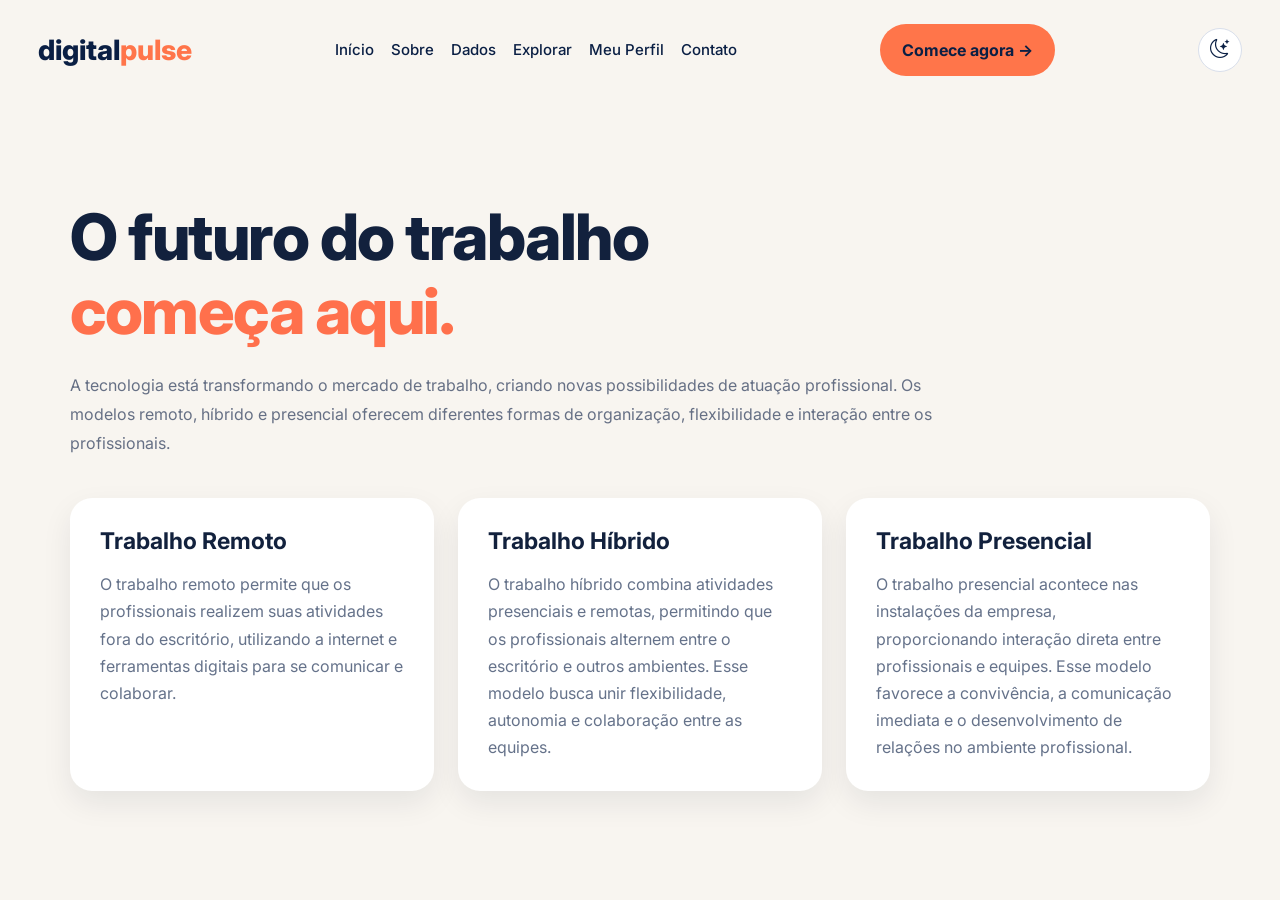
<file: sobre.html>
<!DOCTYPE html>
<html lang="pt-BR">
<head>
    <meta charset="UTF-8">
    <meta name="viewport" content="width=device-width, initial-scale=1.0">
    <title>Sobre | Digital Pulse</title>
    <meta name="description" content="Conheça os modelos remoto, híbrido e presencial e como influenciam a vida profissional.">

    <link href="https://cdn.jsdelivr.net/npm/bootstrap@5.3.8/dist/css/bootstrap.min.css" rel="stylesheet">
    <link href="https://cdn.jsdelivr.net/npm/bootstrap-icons@1.11.3/font/bootstrap-icons.min.css" rel="stylesheet">
    <link rel="stylesheet" href="css/style.css">
<link rel="preconnect" href="https://fonts.googleapis.com">
<link rel="preconnect" href="https://fonts.gstatic.com" crossorigin>
<link href="https://fonts.googleapis.com/css2?family=Inter:wght@400;500;600;700;800&display=swap" rel="stylesheet">
    <style>
        body {
            font-family: 'inter', sans-serif;
        }
        .secao-sobre {
            width: 100%;
            max-width: 1200px;
            min-height: 80vh;
            margin: 0 auto;
            padding: 100px 30px 70px;
        }

  .titulo-sobre {
    font-family: 'Inter', sans-serif;
    font-size: clamp(36px, 5vw, 64px);
    font-weight: 800;
    line-height: 1.15;
    letter-spacing: -1.5px;
    color: #12213d;
    max-width: 800px;
    margin-bottom: 24px;
}
        .titulo-sobre span {
            color: #ff704c;
        }

        .descricao-sobre {
            max-width: 780px;
            line-height: 1.8;
            color: #65728a;
            margin-bottom: 40px;
        }

        .cards-sobre {
            display: grid;
            grid-template-columns: repeat(3, minmax(0, 1fr));
            gap: 24px;
        }

        .card-sobre {
            background: #ffffff;
            padding: 30px;
            border-radius: 22px;
            box-shadow: 0 12px 30px rgba(16, 31, 56, 0.08);
            height: 100%;
            transition: transform 0.3s ease, box-shadow 0.3s ease;
        }

        .card-sobre:hover {
            transform: translateY(-6px);
            box-shadow: 0 18px 35px rgba(16, 31, 56, 0.14);
        }

        .card-sobre h3 {
            color: #12213d;
            margin-bottom: 16px;
        }

        .card-sobre p {
            color: #65728a;
            line-height: 1.7;
        }

        @media (max-width: 767px) {
            .secao-sobre {
                padding: 50px 20px;
            }

            .cards-sobre {
                grid-template-columns: 1fr;
            }
        }
    </style>
</head>

<body>
    <a class="pular-conteudo" href="#conteudo">Pular para o conteúdo principal</a>
   <header class="cabecalho">
    <a href="index.html" class="logo">
        digital<span>pulse</span>
    </a>

    <button class="menu-toggle" type="button" data-bs-toggle="collapse"
            data-bs-target="#menu-principal" aria-controls="menu-principal"
            aria-expanded="false" aria-label="Abrir menu de navegação">
        <i class="bi bi-list" aria-hidden="true"></i>
    </button>
    <nav id="menu-principal" class="menu collapse" aria-label="Navegação principal">
        <a href="index.html#inicio">Início</a>
        <a href="sobre.html" aria-current="page">Sobre</a>
        <a href="index.html#dados">Dados</a>
        <a href="index.html#explorar">Explorar</a>
        <a href="index.html#ferramenta">Meu Perfil</a>
        <a href="index.html#contato">Contato</a>
    </nav>

    <a href="index.html#explorar" class="botao-menu">
        Comece agora →
    </a>
    <button type="button" class="tema-alternar" aria-label="Ativar modo escuro"
            aria-pressed="false" title="Alternar entre modo claro e escuro">
        <i class="bi bi-moon-stars" aria-hidden="true"></i>
    </button>
   </header>
    <main id="conteudo">
        <section id="sobre" class="secao-sobre">

            <h1 class="titulo-sobre">
                O futuro do trabalho <span>começa aqui.</span>
            </h1>

            <p class="descricao-sobre">A tecnologia está transformando o mercado de trabalho, criando novas possibilidades de atuação profissional. Os modelos remoto, híbrido e presencial oferecem diferentes formas de organização, flexibilidade e interação entre os profissionais.</p>

            <div class="cards-sobre">

                <article>
                    <div class="card-sobre">
                        <h3>Trabalho Remoto</h3>
                        <p>O trabalho remoto permite que os profissionais realizem suas atividades fora do escritório, utilizando a internet e ferramentas digitais para se comunicar e colaborar.</p>
                    </div>
                </article>

                <article>
                    <div class="card-sobre">
                        <h3>Trabalho Híbrido</h3>
                        <p>O trabalho híbrido combina atividades presenciais e remotas, permitindo que os profissionais alternem entre o escritório e outros ambientes. Esse modelo busca unir flexibilidade, autonomia e colaboração entre as equipes.</p>
                    </div>
                </article>

                <article>
                    <div class="card-sobre">
                        <h3>Trabalho Presencial</h3>
                        <p>O trabalho presencial acontece nas instalações da empresa, proporcionando interação direta entre profissionais e equipes. Esse modelo favorece a convivência, a comunicação imediata e o desenvolvimento de relações no ambiente profissional.</p>
                    </div>
                </article>

            </div>
        </section>
    </main>
    <script src="https://cdn.jsdelivr.net/npm/bootstrap@5.3.8/dist/js/bootstrap.bundle.min.js"></script>
    <script src="js/script.js" defer></script>
</body>
</html>
</file>
<file: css/style.css>
/* DIGITAL PULSE | IDENTIDADE VISUAL */

:root {
    --azul-marinho: #0A1F44;
    --coral: #ff754a;
    --creme: #f8f5f0;
    --cinza: #667085;
    --branco: #ffffff;
}

* {
    box-sizing: border-box;
}

html {
    scroll-behavior: smooth;
}

body {
    margin: 0;
    background: var(--creme);
    color: var(--azul-marinho);
    overflow-x: hidden;
}

a {
    text-decoration: none;
}

/* CABEÇALHO */

.cabecalho {
    position: relative;
    z-index: 10;
    display: flex;
    align-items: center;
    justify-content: space-between;
    gap: 24px;
    padding: 24px 5%;
}

.logo {
    font-size: 28px;
    font-weight: 800;
    color: var(--azul-marinho);
    white-space: nowrap;
}

.logo span {
    color: var(--coral);
}

.menu {
    display: flex;
    align-items: center;
    gap: 28px;
}

.menu a {
    color: var(--azul-marinho);
    font-size: 15px;
    font-weight: 500;
}

.menu a:hover {
    color: var(--coral);
}

.botao-menu {
    display: inline-block;
    background: var(--coral);
    color: var(--azul-marinho);
    padding: 16px 28px;
    border-radius: 40px;
    font-weight: 700;
    white-space: nowrap;
}

/* HERO PRINCIPAL */

.hero {
    position: relative;
    display: grid;
    grid-template-columns: 48% 52%;
    align-items: center;
    min-height: 580px;
    padding-left: 5%;
    isolation: isolate;
}

/* CONTEÚDO ESQUERDO */

.hero-conteudo {
    position: relative;
    z-index: 3;
    padding: 35px 0;
    max-width: 700px;
}

.hero-conteudo > p:first-child {
    display: inline-flex;
    align-items: center;
    background: #e3e5ff;
    color: var(--azul-marinho);
    padding: 12px 20px;
    border-radius: 40px;
    font-size: 13px;
    font-weight: 700;
    letter-spacing: 0.5px;
    margin-bottom: 28px;
}

.hero-conteudo h1 {
    font-size: clamp(44px, 4.2vw, 68px);
    font-weight: 800;
    line-height: 1.08;
    letter-spacing: -2px;
    color: var(--azul-marinho);
    margin: 0;
}

.hero-conteudo h1 span {
    color: var(--coral);
}

.hero-conteudo > p:last-of-type {
    color: var(--cinza);
    font-size: 19px;
    line-height: 1.55;
    max-width: 470px;
    margin-top: 25px;
}

/* BOTÕES */

.hero-botoes {
    display: flex;
    align-items: center;
    gap: 30px;
    flex-wrap: wrap;
    margin-top: 34px;
}

.botao-explorar {
    display: inline-block;
    background: var(--coral);
    color: var(--azul-marinho);
    padding: 18px 30px;
    border-radius: 40px;
    font-weight: 700;
    transition: 0.3s;
}

.botao-explorar:hover {
    background: #ff946d;
    color: var(--azul-marinho);
    transform: translateY(-3px);
}

.link-pesquisas {
    color: var(--azul-marinho);
    font-weight: 600;
    text-decoration: underline;
    text-underline-offset: 5px;
}

/* IMAGEM INTEGRADA */

.hero-imagem {
    position: relative;
    width: 100%;
    height: 580px;
    min-width: 0;
    margin: 0;
}

.hero-imagem > img {
    display: block;
    width: 100%;
    height: 100%;
    object-fit: cover;
    object-position: center;
    border-radius: 0;
    box-shadow: none;

    -webkit-mask-image: linear-gradient(
        to right,
        transparent 0%,
        rgba(0, 0, 0, 0.35) 12%,
        black 32%
    );

    mask-image: linear-gradient(
        to right,
        transparent 0%,
        rgba(0, 0, 0, 0.35) 12%,
        black 32%
    );
}

/* CARDS FLUTUANTES */

.card-flutuante {
    position: absolute;
    z-index: 4;
    width: 200px;
    padding: 22px;
    background: rgba(255, 255, 255, 0.96);
    border-radius: 22px;
    box-shadow: 0 12px 35px rgba(10, 31, 68, 0.10);
}

.card-icone {
    display: block;
    color: var(--coral);
    font-size: 25px;
    margin-bottom: 12px;
}

.card-flutuante h3 {
    color: var(--azul-marinho);
    font-size: 22px;
    font-weight: 800;
    margin: 0 0 10px;
}

.card-flutuante p {
    color: var(--cinza);
    font-size: 13px;
    line-height: 1.5;
    margin: 0;
}

.card-liberdade {
    top: auto;
    bottom: 7%;
    right: 4%;
    left: auto;
}

.card-conexao {
    top: 10%;
    bottom: auto;
    left: -10%;
}

/* TABLETS */

@media (max-width: 1100px) {
    .cabecalho {
        flex-wrap: wrap;
        justify-content: center;
    }

    .hero {
        grid-template-columns: 50% 50%;
    }

    .hero-conteudo h1 {
        font-size: clamp(40px, 4.5vw, 60px);
    }

    .card-flutuante {
        width: 170px;
        padding: 18px;
    }
}

/* CELULARES */

@media (max-width: 767px) {
    .cabecalho {
        flex-direction: column;
        gap: 18px;
        padding: 24px 5%;
    }

    .menu {
        justify-content: center;
        flex-wrap: wrap;
        gap: 14px 20px;
    }

    .hero {
        display: flex;
        flex-direction: column;
        align-items: stretch;
        min-height: auto;
        padding: 30px 5% 50px;
    }

    .hero-conteudo {
        padding: 20px 0 35px;
    }

    .hero-conteudo h1 {
        font-size: clamp(38px, 9vw, 56px);
        letter-spacing: -1px;
    }

    .hero-conteudo > p:last-of-type {
        font-size: 16px;
    }

    .hero-botoes {
        gap: 20px;
    }

    .hero-imagem {
        height: auto;
        display: grid;
        grid-template-columns: 1fr 1fr;
        gap: 12px;
    }

    .hero-imagem > img {
        grid-column: 1 / -1;
        width: 100%;
        height: 350px;
        object-fit: cover;
        border-radius: 22px;
        -webkit-mask-image: none;
        mask-image: none;
    }

    .card-flutuante {
        position: static;
        width: 100%;
        padding: 16px;
        border-radius: 18px;
    }

    .card-flutuante h3 {
        font-size: 18px;
    }
}

@media (max-width: 420px) {
    .hero-imagem {
        grid-template-columns: 1fr;
    }

    .hero-conteudo h1 {
        font-size: 38px;
    }
}


/* FAIXA DE BENEFÍCIOS */

.beneficios {
    position: relative;
    z-index: 5;
    display: grid;
    grid-template-columns: repeat(4, minmax(0, 1fr));
    gap: 24px;
    align-items: center;
    margin: -25px 5% 45px;
    padding: 34px 40px;
    background: rgba(255, 255, 255, 0.96);
    border-radius: 30px;
    box-shadow: 0 15px 40px rgba(10, 31, 68, 0.06);
}

.beneficio {
    display: flex;
    align-items: center;
    gap: 16px;
    min-width: 0;
}

.beneficio-icone {
    display: flex;
    align-items: center;
    justify-content: center;
    flex-shrink: 0;
    width: 60px;
    height: 60px;
    background: #e8eaff;
    color: #5265ed;
    border-radius: 18px;
    font-size: 32px;
    font-weight: 700;
}

.beneficio:nth-child(4) .beneficio-icone {
    background: #fff0e9;
    color: var(--coral);
}

.beneficio h3 {
    margin: 0 0 5px;
    color: var(--azul-marinho);
    font-size: 16px;
    font-weight: 800;
}

.beneficio p {
    margin: 0;
    color: var(--cinza);
    font-size: 13px;
    line-height: 1.5;
}

/* RESPONSIVIDADE DOS BENEFÍCIOS */

@media (max-width: 1100px) {
    .beneficios {
        grid-template-columns: repeat(2, minmax(0, 1fr));
        gap: 30px;
    }
}

@media (max-width: 767px) {
    .beneficios {
        grid-template-columns: 1fr;
        margin: 20px 5% 40px;
        padding: 28px;
        gap: 24px;
    }
}


/* ========================================
   DIGITAL PULSE | FERRAMENTA INTERATIVA
======================================== */

.ferramenta {
    padding: 90px 5% 110px;
    background-color: var(--creme);
}

/* APRESENTAÇÃO */

.ferramenta-intro {
    max-width: 720px;
    margin: 0 auto 45px;
    text-align: center;
}

.ferramenta-etiqueta {
    display: inline-block;
    background-color: #e3e5ff;
    color: var(--azul-marinho);
    padding: 10px 20px;
    border-radius: 40px;
    font-size: 12px;
    font-weight: 700;
    letter-spacing: 1px;
    margin-bottom: 22px;
}

.ferramenta-intro h2 {
    font-size: clamp(32px, 4vw, 52px);
    font-weight: 800;
    line-height: 1.15;
    letter-spacing: -1.5px;
    color: var(--azul-marinho);
    margin-bottom: 20px;
}

.ferramenta-intro p {
    font-size: 18px;
    line-height: 1.7;
    color: var(--cinza);
    max-width: 550px;
    margin: 0 auto;
}

/* CARTÃO PRINCIPAL */

.ferramenta-card {
    max-width: 850px;
    min-height: 320px;
    margin: 0 auto;
    padding: 45px;
    background-color: var(--branco);
    border: 1px solid #e9eaf0;
    border-radius: 28px;
    box-shadow: 0 18px 50px rgba(10, 31, 68, 0.07);
}

/* PERGUNTAS */

.quiz-pergunta {
    margin-bottom: 32px;
}

.quiz-pergunta h3 {
    color: var(--azul-marinho);
    font-size: 20px;
    font-weight: 700;
    margin-bottom: 18px;
}

.quiz-opcoes {
    display: grid;
    grid-template-columns: 1fr;
    gap: 12px;
}

.quiz-opcao {
    display: flex;
    align-items: center;
    gap: 12px;
    padding: 17px 20px;
    border: 1px solid #e4e7ec;
    border-radius: 14px;
    background: #fff;
    color: var(--azul-marinho);
    font-size: 15px;
    cursor: pointer;
    transition: 0.2s;
}

.quiz-opcao:hover {
    border-color: var(--coral);
    background: #fff7f3;
}

.quiz-opcao:has(input:checked) {
    border-color: var(--coral);
    background: #fff0e9;
}

.quiz-opcao input {
    accent-color: var(--coral);
    width: 18px;
    height: 18px;
    flex-shrink: 0;
}

/* BOTÃO DE RESULTADO */

.quiz-botao {
    display: block;
    width: 100%;
    border: none;
    border-radius: 40px;
    padding: 18px 28px;
    background: var(--coral);
    color: var(--azul-marinho);
    font-weight: 700;
    font-size: 16px;
    cursor: pointer;
    transition: 0.3s;
}

.quiz-botao:hover {
    background: #ff946d;
    transform: translateY(-2px);
}

.quiz-botao:disabled {
    opacity: 0.5;
    cursor: not-allowed;
    transform: none;
}

/* RESULTADO */

#quiz-resultado {
    text-align: center;
}

#quiz-resultado[hidden] {
    display: none;
}

.quiz-resultado-icone {
    display: block;
    font-size: 45px;
    color: var(--coral);
    margin-bottom: 18px;
}

#quiz-resultado h3 {
    color: var(--azul-marinho);
    font-size: 30px;
    font-weight: 800;
    margin-bottom: 18px;
}

#quiz-resultado p {
    color: var(--cinza);
    font-size: 17px;
    line-height: 1.7;
    margin-bottom: 24px;
}

/* RESPONSIVIDADE */

@media (max-width: 767px) {
    .ferramenta {
        padding: 60px 5% 75px;
    }

    .ferramenta-intro p {
        font-size: 16px;
    }

    .ferramenta-card {
        padding: 25px 20px;
        border-radius: 22px;
        min-height: 250px;
    }

    .quiz-pergunta h3 {
        font-size: 18px;
    }

    .quiz-opcao {
        padding: 15px;
        font-size: 14px;
    }

    #quiz-resultado h3 {
        font-size: 25px;
    }
}


/* AJUSTES FINAIS DO RESULTADO */

#quiz-resultado p {
    font-size: 16px;
}

#quiz-resultado .quiz-observacao {
    font-size: 13px;
    color: #98a2b3;
    margin-bottom: 28px;
}


/* ========================================
   DIGITAL PULSE | VÍDEO DO RESULTADO
======================================== */

.quiz-video-container {
    margin: 35px 0;
    padding: 25px;
    background: #f8f5f0;
    border-radius: 22px;
    text-align: left;
}

.quiz-video-cabecalho {
    margin-bottom: 22px;
}

.quiz-video-etiqueta {
    display: inline-flex;
    align-items: center;
    gap: 8px;
    color: var(--coral);
    font-size: 12px;
    font-weight: 800;
    letter-spacing: 1px;
    margin-bottom: 14px;
}

.quiz-video-cabecalho h4 {
    color: var(--azul-marinho);
    font-size: 24px;
    font-weight: 800;
    margin-bottom: 10px;
}

.quiz-video-cabecalho p {
    color: var(--cinza);
    font-size: 15px;
    line-height: 1.6;
    margin-bottom: 0;
}

.quiz-video {
    display: block;
    width: 100%;
    max-height: 400px;
    aspect-ratio: 16 / 9;
    object-fit: contain;
    background: #0a1f44;
    border-radius: 16px;
}

/* RESPONSIVIDADE */

@media (max-width: 767px) {

    .quiz-video-container {
        padding: 16px;
        margin: 25px 0;
        border-radius: 18px;
    }

    .quiz-video-cabecalho h4 {
        font-size: 20px;
    }

    .quiz-video {
        max-height: 280px;
        border-radius: 12px;
    }
}
[hidden] {
    display: none !important;
}
/* SEÇÃO SOBRE */

.secao-sobre {
    max-width: 1200px;
    margin: 60px auto;
    padding: 40px 24px;
    }

.secao-sobre h2 {
    font-size: 36px;
    font-weight: 700;
    color: #101f38;
    margin-bottom: 18px;
}

.cards-sobre .card-sobre {
    background-color: #ffffff;
    padding: 30px;
    border-radius: 22px;
    box-shadow: 0 12px 30px rgba(16, 31, 56, 0.08);
    transition: transform 0.3s ease, box-shadow 0.3s ease;
}

.cards-sobre .card-sobre:hover {
    transform: translatey(-6px);
    box-shadow: 0 18px 35px rgba(16, 31, 56, 0.14);
}

.cards-sobre h3 {
    font-size: 23px;
    font-weight: 700;
    color: #101f38;
    margin-bottom: 14px;
}

.cards-sobre p {
    color: #56637a;
    line-height: 1.7;
    margin-bottom: 0;
}
@media (max-width: 767px) {
    .secao-sobre {
        margin: 30px auto;
        padding: 24px 16px;
    }
    .secao-sobre h2 {
        font-size: 28px;
    }
}
.card-sobre {
    height: 100%;
}
.pesquisa-dados:hover {
    transform: translatey(-5px);
    box-shadow: 0 18px 35px rgba(16, 31, 56, 0.14);
}

.pesquisa-dados h3 {
    color: #101f38;
    margin-bottom: 16px;
}

.pesquisa-dados p {
    color:#56637a;
    line-height: 1.7;
}

.pesquisa-dados a {
    color: #ff704c;
}
/* GRÁFICO DA SEÇÃO DADOS */

 .secao-dados .grafico-container {
    position: relative;
    width: 100%;
    max-width: 1000px;
    height: 420px;
    margin: 28px auto 0;
    padding: 20px;
    background-color: #f8f4ef;
    border-radius: 18px;
    box-sizing: border-box;
}
@media (max-width: 767px) {
    .secao-dados .grafico-container { 
        height: 280px;
        padding: 12px;
    }
}
/* AJUSTE DO CARD DA SEÇÃO DADOS */

.secao-dados .pesquisa-dados {
    width: 100%;
    max-width: 1100px;
    margin: 30px auto;
}

/* ==========================================
   DIGITAL PULSE | AJUSTES DE INTEGRAÇÃO
========================================== */

/* Esconde apenas as páginas que o JavaScript desativou. */
[hidden] {
    display: none !important;
}

/* Mantém a área de vídeo responsiva quando usamos o YouTube. */
iframe.quiz-video {
    display: block;
    width: 100%;
    height: auto;
    max-height: none;
    aspect-ratio: 16 / 9;
    border: 0;
    border-radius: 16px;
}

.quiz-video-link {
    display: inline-block;
    margin-top: 15px;
    color: var(--azul-marinho);
    font-size: 13px;
    font-weight: 600;
    text-decoration: underline;
    text-underline-offset: 4px;
}

.quiz-video-link:hover {
    color: var(--coral);
}

/* Espaçamento-base das seções informativas da Maria. */
.secao-sobre,
.secao-dados,
.secao-explorar {
    display: block;
    width: 100%;
    max-width: 1200px;
    margin: 60px auto;
    padding: 40px 24px;
}

.secao-dados > h2,
.secao-explorar > h2 {
    color: var(--azul-marinho);
    font-size: clamp(28px, 3vw, 38px);
    font-weight: 800;
    margin-bottom: 18px;
}

.secao-sobre > p,
.secao-dados > p,
.secao-explorar > p {
    max-width: 900px;
    color: var(--cinza);
    line-height: 1.8;
}

@media (max-width: 767px) {
    .secao-dados,
    .secao-explorar {
        margin: 30px auto;
        padding: 24px 16px;
    }

    iframe.quiz-video {
        max-height: none;
        border-radius: 12px;
    }
}

/* ==========================================
   DIGITAL PULSE | MATÉRIA EDITORIAL DA HOME
========================================== */

.home-editorial {
    padding: 105px 5%;
    background: var(--creme);
    color: var(--azul-marinho);
}

/* ABERTURA DA MATÉRIA */
.home-editorial-abertura {
    max-width: 850px;
    margin: 0 auto 65px;
    text-align: center;
}

.home-editorial-etiqueta {
    display: inline-flex;
    align-items: center;
    gap: 10px;
    padding: 11px 20px;
    margin-bottom: 28px;
    border-radius: 40px;
    background: #e3e5ff;
    color: var(--azul-marinho);
    font-size: 12px;
    font-weight: 800;
    letter-spacing: 1px;
}

.home-editorial-abertura h2 {
    margin-bottom: 24px;
    color: var(--azul-marinho);
    font-size: clamp(34px, 4.3vw, 58px);
    font-weight: 800;
    letter-spacing: -1.5px;
    line-height: 1.13;
}

.home-editorial-abertura h2 span {
    color: var(--coral);
}

.home-editorial-abertura p {
    max-width: 700px;
    margin: 0 auto;
    color: var(--cinza);
    font-size: 18px;
    line-height: 1.8;
}

/* TEXTO DA MATÉRIA + VISÃO DA PSICOLOGIA */
.home-editorial-grid {
    display: grid;
    grid-template-columns: minmax(0, 1.15fr) minmax(0, 0.85fr);
    gap: 55px;
    align-items: stretch;
    max-width: 1250px;
    margin: 0 auto 80px;
}

.home-editorial-texto {
    padding: 15px 0;
}

.home-editorial-texto h3 {
    margin-bottom: 25px;
    color: var(--azul-marinho);
    font-size: 30px;
    font-weight: 800;
    line-height: 1.25;
}

.home-editorial-texto p {
    margin-bottom: 20px;
    color: var(--cinza);
    font-size: 16px;
    line-height: 1.9;
}

.home-especialista {
    padding: 40px;
    border-radius: 28px;
    background: var(--azul-marinho);
    color: #fff;
}

.home-especialista-icone {
    display: flex;
    align-items: center;
    justify-content: center;
    width: 56px;
    height: 56px;
    margin-bottom: 25px;
    border-radius: 16px;
    background: rgba(255, 117, 74, 0.15);
    color: #ff9577;
    font-size: 26px;
}

.home-especialista-categoria {
    color: #ffab92;
    font-size: 12px;
    font-weight: 800;
    letter-spacing: 1px;
}

.home-especialista h3 {
    margin: 15px 0 20px;
    color: #fff;
    font-size: 29px;
    font-weight: 800;
    line-height: 1.25;
}

.home-especialista > p {
    color: #d5dfef;
    font-size: 16px;
    line-height: 1.8;
}

.home-especialista-fonte {
    margin-top: 30px;
    padding-top: 25px;
    border-top: 1px solid rgba(255, 255, 255, 0.2);
}

.home-especialista-fonte strong,
.home-especialista-fonte span {
    display: block;
}

.home-especialista-fonte strong {
    color: #fff;
    font-size: 16px;
}

.home-especialista-fonte span,
.home-especialista-fonte p {
    color: #b9c7dd;
    font-size: 13px;
    line-height: 1.7;
}

.home-especialista-fonte p {
    margin: 15px 0;
}

.home-especialista-fonte a {
    color: #ffab92;
    font-size: 14px;
    font-weight: 700;
}

.home-especialista-fonte a:hover {
    color: #fff;
}

/* CARD DA PESQUISA CIENTÍFICA */
.home-pesquisa {
    display: grid;
    grid-template-columns: minmax(0, 1.3fr) minmax(0, 0.7fr);
    gap: 40px;
    align-items: center;
    max-width: 1250px;
    margin: 0 auto 80px;
    padding: 45px;
    border: 1px solid #e9eaf0;
    border-radius: 28px;
    background: var(--branco);
}

.home-pesquisa-etiqueta {
    color: #a33d22;
    font-size: 12px;
    font-weight: 800;
    letter-spacing: 1px;
}

.home-pesquisa h3 {
    margin: 15px 0 20px;
    color: var(--azul-marinho);
    font-size: 29px;
    font-weight: 800;
}

.home-pesquisa-conteudo > p {
    color: var(--cinza);
    font-size: 15px;
    line-height: 1.8;
}

.home-pesquisa-conteudo .home-pesquisa-contexto {
    color: var(--cinza);
    font-size: 13px;
}

.home-pesquisa-fonte {
    display: inline-block;
    margin-top: 10px;
    color: var(--azul-marinho);
    font-size: 14px;
    font-weight: 700;
}

.home-pesquisa-fonte:hover {
    color: var(--coral);
}

.home-pesquisa-numeros {
    display: grid;
    gap: 20px;
}

.home-pesquisa-numero {
    padding: 25px;
    border-radius: 20px;
    background: var(--creme);
}

.home-pesquisa-numero strong {
    display: block;
    margin-bottom: 10px;
    color: var(--coral);
    font-size: 42px;
    font-weight: 800;
    line-height: 1.1;
}

.home-pesquisa-numero span {
    display: block;
    color: var(--cinza);
    font-size: 14px;
    line-height: 1.6;
}

/* CONVITE PARA EXPLORAR O SITE */
.home-editorial-final {
    max-width: 800px;
    margin: 0 auto;
    text-align: center;
}

.home-editorial-final > span {
    color: #a33d22;
    font-size: 12px;
    font-weight: 800;
    letter-spacing: 1px;
}

.home-editorial-final h3 {
    margin: 18px 0;
    color: var(--azul-marinho);
    font-size: clamp(28px, 3.5vw, 43px);
    font-weight: 800;
    line-height: 1.2;
}

.home-editorial-final p {
    color: var(--cinza);
    font-size: 16px;
    line-height: 1.8;
}

.home-editorial-acoes {
    display: flex;
    flex-wrap: wrap;
    justify-content: center;
    gap: 15px;
    margin-top: 30px;
}

.home-botao-primario,
.home-botao-secundario {
    display: inline-flex;
    align-items: center;
    justify-content: center;
    gap: 12px;
    padding: 16px 25px;
    border-radius: 40px;
    font-weight: 700;
    transition: background 0.3s, border-color 0.3s, color 0.3s;
}

.home-botao-primario {
    background: var(--coral);
    color: var(--azul-marinho);
}

.home-botao-secundario {
    border: 1px solid #d0d5dd;
    color: var(--azul-marinho);
}

.home-botao-primario:hover {
    background: #ff946d;
    color: var(--azul-marinho);
}

.home-botao-secundario:hover {
    border-color: var(--coral);
    color: var(--azul-marinho);
}

/* RESPONSIVIDADE DA MATÉRIA */
@media (max-width: 900px) {
    .home-editorial-grid,
    .home-pesquisa {
        grid-template-columns: 1fr;
        gap: 30px;
    }
}

@media (max-width: 767px) {
    .home-editorial {
        padding: 70px 5%;
    }

    .home-editorial-abertura {
        margin-bottom: 45px;
    }

    .home-editorial-abertura p {
        font-size: 16px;
    }

    .home-editorial-texto h3,
    .home-especialista h3,
    .home-pesquisa h3 {
        font-size: 25px;
    }

    .home-editorial-texto p {
        font-size: 15px;
    }

    .home-especialista,
    .home-pesquisa {
        padding: 25px;
        border-radius: 22px;
    }

    .home-pesquisa {
        margin-bottom: 65px;
    }

    .home-pesquisa-numero strong {
        font-size: 36px;
    }

    .home-editorial-acoes {
        flex-direction: column;
    }

    .home-botao-primario,
    .home-botao-secundario {
        width: 100%;
    }
}


/* DIGITAL PULSE | ANIMAÇÕES DA HOME */

.revelar-home {
    opacity: 0;
    transform: translateY(28px);
    transition:
        opacity 0.7s ease,
        transform 0.7s ease;
}

.revelar-home.visivel {
    opacity: 1;
    transform: translateY(0);
}

/* EFEITOS NOS CARDS */

.home-especialista,
.home-pesquisa-numero {
    transition:
        transform 0.35s ease,
        box-shadow 0.35s ease;
}

.home-especialista:hover {
    transform: translateY(-6px);
    box-shadow: 0 22px 45px rgba(10, 31, 68, 0.18);
}

.home-pesquisa-numero:hover {
    transform: translateY(-5px);
    box-shadow: 0 12px 28px rgba(10, 31, 68, 0.08);
}

/* ACESSIBILIDADE */

@media (prefers-reduced-motion: reduce) {
    .revelar-home,
    .home-especialista,
    .home-pesquisa-numero {
        transition: none;
        transform: none;
        opacity: 1;
    }
}


/* ========================================
   DIGITAL PULSE | EXPERIÊNCIA MEU PERFIL
======================================== */

/* ETAPAS DO TESTE */

.perfil-etapas {
    display: grid;
    grid-template-columns: repeat(3, 1fr);
    gap: 20px;
    max-width: 1050px;
    margin: 0 auto 45px;
}

.perfil-etapa {
    position: relative;
    padding: 25px;
    background: #ffffff;
    border: 1px solid #e9eaf0;
    border-radius: 22px;
    transition: transform .3s, box-shadow .3s;
}

.perfil-etapa:hover {
    transform: translateY(-5px);
    box-shadow: 0 14px 30px rgba(10,31,68,.08);
}

.perfil-etapa-icone {
    display: flex;
    align-items: center;
    justify-content: center;
    width: 48px;
    height: 48px;
    background: #e8eaff;
    color: #5265ed;
    border-radius: 15px;
    font-size: 23px;
    margin-bottom: 18px;
}

.perfil-etapa-numero {
    position: absolute;
    top: 25px;
    right: 25px;
    color: #b7bfd0;
    font-size: 13px;
    font-weight: 800;
}

.perfil-etapa h3 {
    font-size: 20px;
    font-weight: 800;
    margin-bottom: 10px;
}

.perfil-etapa p {
    color: var(--cinza);
    font-size: 14px;
    line-height: 1.6;
    margin: 0;
}

/* SEÇÃO DOS MODELOS */

.perfil-modelos {
    margin: 110px auto 0;
    max-width: 1250px;
    padding: 50px 40px;
    background: var(--azul-marinho);
    border-radius: 30px;
}

.perfil-modelos-cabecalho {
    max-width: 750px;
    margin: 0 auto 45px;
    text-align: center;
}

.perfil-modelos-etiqueta {
    display: inline-block;
    color: #ffab92;
    font-size: 12px;
    font-weight: 800;
    letter-spacing: 1.5px;
    margin-bottom: 18px;
}

.perfil-modelos-cabecalho h2 {
    color: white;
    font-size: clamp(30px, 3.5vw, 44px);
    font-weight: 800;
    margin-bottom: 18px;
}

.perfil-modelos-cabecalho p {
    color: #b9c7dd;
    font-size: 16px;
    line-height: 1.7;
}

.perfil-modelos-grid {
    display: grid;
    grid-template-columns: repeat(3, 1fr);
    gap: 18px;
}

.perfil-modelo-card {
    display: flex;
    flex-direction: column;
    padding: 30px 25px;
    background: #ffffff;
    border-radius: 22px;
    transition: transform .3s, box-shadow .3s;
}

.perfil-modelo-card:hover {
    transform: translateY(-8px);
    box-shadow: 0 20px 35px rgba(0,0,0,.2);
}

.perfil-modelo-icone {
    display: flex;
    align-items: center;
    justify-content: center;
    width: 58px;
    height: 58px;
    background: #fff0e9;
    color: var(--coral);
    border-radius: 18px;
    font-size: 26px;
    margin-bottom: 30px;
}

.perfil-modelo-tipo {
    color: #a33d22;
    font-size: 11px;
    font-weight: 800;
    letter-spacing: 1px;
    margin-bottom: 12px;
}

.perfil-modelo-card h3 {
    font-size: 23px;
    font-weight: 800;
    line-height: 1.3;
    margin-bottom: 16px;
}

.perfil-modelo-card p {
    color: var(--cinza);
    font-size: 14px;
    line-height: 1.8;
    margin-bottom: 25px;
}

.perfil-modelo-tags {
    display: flex;
    flex-wrap: wrap;
    gap: 8px;
    margin-top: auto;
}

.perfil-modelo-tags span {
    background: #f1f3f8;
    color: var(--azul-marinho);
    border-radius: 30px;
    padding: 8px 12px;
    font-size: 12px;
    font-weight: 600;
}

/* PERGUNTAS FREQUENTES */

.perfil-faq {
    display: grid;
    grid-template-columns: .8fr 1.2fr;
    gap: 65px;
    max-width: 1150px;
    margin: 110px auto 0;
}

.perfil-faq-abertura > span {
    color: #a33d22;
    font-size: 12px;
    letter-spacing: 1px;
    font-weight: 800;
}

.perfil-faq-abertura h2 {
    font-size: clamp(30px, 3vw, 42px);
    font-weight: 800;
    margin: 18px 0;
}

.perfil-faq-abertura p {
    color: var(--cinza);
    line-height: 1.8;
}

.perfil-faq-lista details {
    padding: 24px 0;
    border-bottom: 1px solid #dce0e9;
}

.perfil-faq-lista summary {
    display: flex;
    justify-content: space-between;
    align-items: center;
    gap: 20px;
    color: var(--azul-marinho);
    font-size: 17px;
    font-weight: 700;
    cursor: pointer;
    list-style: none;
}

.perfil-faq-lista summary::-webkit-details-marker {
    display: none;
}

.perfil-faq-lista summary i {
    color: var(--coral);
    transition: transform .3s;
}

.perfil-faq-lista details[open] summary i {
    transform: rotate(45deg);
}

.perfil-faq-lista details p {
    color: var(--cinza);
    line-height: 1.8;
    font-size: 15px;
    margin: 18px 0 0;
}

/* RESPONSIVIDADE */

@media (max-width: 850px) {
    .perfil-etapas,
    .perfil-modelos-grid {
        grid-template-columns: 1fr;
    }

    .perfil-faq {
        grid-template-columns: 1fr;
        gap: 25px;
    }

    .perfil-modelos {
        padding: 35px 20px;
        margin-top: 70px;
    }

    .perfil-faq {
        margin-top: 70px;
    }
}

@media (prefers-reduced-motion: reduce) {
    .perfil-etapa,
    .perfil-modelo-card,
    .perfil-faq-lista summary i {
        transition: none;
    }
}


/* ========================================
   DIGITAL PULSE | CONTATO
======================================== */

.secao-contato {
    min-height: 75vh;
    padding: 45px 5% 85px;
    background: var(--creme);
    animation: contatoEntrada .6s ease both;
}

@keyframes contatoEntrada {
    from {
        opacity: 0;
        transform: translateY(15px);
    }

    to {
        opacity: 1;
        transform: translateY(0);
    }
}

/* ABERTURA */

.contato-abertura {
    max-width: 850px;
    margin: 0 auto 65px;
    text-align: center;
}

.contato-etiqueta {
    display: inline-flex;
    align-items: center;
    gap: 10px;
    padding: 12px 20px;
    background: #e3e5ff;
    border-radius: 40px;
    font-size: 12px;
    font-weight: 800;
    letter-spacing: 1px;
    margin-bottom: 28px;
}

.contato-abertura h2 {
    font-size: clamp(38px, 5vw, 66px);
    font-weight: 800;
    line-height: 1.12;
    letter-spacing: -2px;
    margin-bottom: 25px;
}

.contato-abertura h2 span {
    display: block;
    color: var(--coral);
}

.contato-abertura p {
    max-width: 650px;
    margin: 0 auto;
    color: var(--cinza);
    font-size: 18px;
    line-height: 1.8;
}

/* CARDS */

.contato-grid {
    display: grid;
    grid-template-columns: repeat(2, minmax(0, 1fr));
    gap: 25px;
    max-width: 1150px;
    margin: 0 auto;
}

.contato-card {
    display: flex;
    flex-direction: column;
    align-items: flex-start;
    padding: 45px;
    border-radius: 30px;
    transition: transform .35s ease, box-shadow .35s ease;
}

.contato-card:hover {
    transform: translateY(-8px);
    box-shadow: 0 20px 45px rgba(10, 31, 68, .12);
}

.contato-card-destaque {
    background: var(--azul-marinho);
    color: white;
}

.contato-card-explorar {
    background: white;
    border: 1px solid #e4e7ec;
}

.contato-icone {
    display: flex;
    align-items: center;
    justify-content: center;
    width: 65px;
    height: 65px;
    border-radius: 20px;
    background: #fff0e9;
    color: var(--coral);
    font-size: 28px;
    margin-bottom: 35px;
}

.contato-card-destaque .contato-icone {
    background: rgba(255, 117, 74, .15);
}

.contato-numero {
    color: #b4472a;
    font-size: 12px;
    font-weight: 800;
    letter-spacing: 1px;
    margin-bottom: 15px;
}

.contato-card-destaque .contato-numero {
    color: #ffab92;
}

.contato-card h2 {
    font-size: clamp(25px, 3vw, 36px);
    font-weight: 800;
    line-height: 1.2;
    margin-bottom: 20px;
}

.contato-card p {
    font-size: 16px;
    line-height: 1.8;
    margin-bottom: 35px;
    color: var(--cinza);
}

.contato-card-destaque p {
    color: #d5dfef;
}

/* BOTÕES */

.contato-botao,
.contato-botao-secundario {
    display: inline-flex;
    justify-content: center;
    align-items: center;
    gap: 15px;
    padding: 17px 25px;
    margin-top: auto;
    border-radius: 40px;
    font-size: 15px;
    font-weight: 800;
    transition: background .3s ease, color .3s ease;
}

.contato-botao {
    background: var(--coral);
    color: var(--azul-marinho);
}

.contato-botao:hover {
    background: #ff946d;
    color: var(--azul-marinho);
}

.contato-botao-secundario {
    border: 1px solid #d0d5dd;
    color: var(--azul-marinho);
}

.contato-botao-secundario:hover {
    border-color: var(--coral);
    color: var(--coral);
}

/* FRASE FINAL */

.contato-encerramento {
    display: flex;
    align-items: center;
    justify-content: center;
    gap: 15px;
    flex-wrap: wrap;
    text-align: center;
    margin-top: 75px;
}

.contato-encerramento i {
    color: var(--coral);
    font-size: 28px;
}

.contato-encerramento p {
    margin: 0;
    font-size: clamp(20px, 2.5vw, 30px);
    font-weight: 700;
}

.contato-encerramento strong {
    color: var(--coral);
}


/* ========================================
   DIGITAL PULSE | RODAPÉ
======================================== */

.rodape {
    background: var(--azul-marinho);
    color: white;
    padding: 75px 5% 25px;
}

.rodape-conteudo {
    display: grid;
    grid-template-columns: 1.5fr 1fr 1fr;
    gap: 60px;
    max-width: 1250px;
    margin: 0 auto 75px;
}

.rodape-logo {
    display: inline-block;
    color: white;
    font-size: 32px;
    font-weight: 800;
    margin-bottom: 20px;
}

.rodape-logo span {
    color: var(--coral);
}

.rodape-logo:hover {
    color: white;
}

.rodape-marca p,
.rodape-projeto p {
    max-width: 310px;
    color: #b9c7dd;
    line-height: 1.8;
    font-size: 15px;
}

.rodape h3 {
    font-size: 16px;
    font-weight: 800;
    color: white;
    margin-bottom: 25px;
}

.rodape-links {
    display: flex;
    flex-direction: column;
    align-items: flex-start;
    gap: 14px;
}

.rodape-links h3 {
    margin-bottom: 10px;
}

.rodape-links a,
.rodape-base a {
    color: #b9c7dd;
    font-size: 14px;
    transition: color .2s ease;
}

.rodape-links a:hover,
.rodape-base a:hover {
    color: var(--coral);
}

.rodape-projeto span {
    display: inline-flex;
    align-items: center;
    gap: 9px;
    color: #ffab92;
    font-size: 13px;
    font-weight: 700;
    margin-top: 12px;
}

.rodape-base {
    display: flex;
    justify-content: space-between;
    align-items: center;
    gap: 15px;
    flex-wrap: wrap;
    max-width: 1250px;
    padding-top: 25px;
    margin: 0 auto;
    border-top: 1px solid rgba(255,255,255,.16);
}

.rodape-base span {
    color: #b9c7dd;
    font-size: 13px;
}

/* RESPONSIVIDADE */

@media (max-width: 767px) {

    .secao-contato {
        padding: 40px 5% 65px;
    }

    .contato-abertura {
        margin-bottom: 40px;
    }

    .contato-abertura p {
        font-size: 16px;
    }

    .contato-grid {
        grid-template-columns: 1fr;
    }

    .contato-card {
        padding: 30px 25px;
        border-radius: 23px;
    }

    .contato-encerramento {
        margin-top: 50px;
    }

    .rodape {
        padding-top: 55px;
    }

    .rodape-conteudo {
        grid-template-columns: 1fr;
        gap: 35px;
        margin-bottom: 45px;
    }
}

@media (prefers-reduced-motion: reduce) {
    .secao-contato {
        animation: none;
    }

    .contato-card {
        transition: none;
    }

    .contato-card:hover {
        transform: none;
    }
}

 
    #dados .pesquisa-dados {
        padding: 20px;
    }

    #dados .grafico-container {
        height: 280px;
    }

/* Indicadores da seção Dados */
#dados .dados-indicadores {
    display: grid;
    grid-template-columns: repeat(4, 1fr);
    gap: 18px;
    margin: 30px 0;
}

#dados .indicador-card {
    background: #12213d;
    color: #ffffff;
    padding: 26px 18px;
    border-radius: 18px;
    text-align: center;
    box-shadow: 0 8px 20px rgba(18, 33, 61, 0.12);
    transition: transform 0.3s ease;
}

#dados .indicador-card:hover {
    transform: translateY(-5px);
}

#dados .indicador-card strong {
    display: block;
    color: #ff704c;
    font-size: 38px;
    font-weight: 800;
    margin-bottom: 10px;
}

#dados .indicador-card p {
    color: #ffffff;
    font-size: 14px;
    line-height: 1.5;
    margin: 0;
}

@media (max-width: 768px) {
    #dados .dados-indicadores {
        grid-template-columns: repeat(2, 1fr);
    }
}

@media (max-width: 420px) {
    #dados .dados-indicadores {
        grid-template-columns: 1fr;
    }
}
/* Digital Pulse */
/* Cards das pesquisas */
#dados .pesquisa-dados {
    background-color: #ffffff;
    border-radius: 20px;
    padding: 32px;
    margin: 30px 0;
    box-shadow: 0 8px 24px rgba(18, 33, 61, 0.08);
    border: 1px solid rgba(18, 33, 61, 0.08);
}

#dados .pesquisa-dados h3 {
    color: #12213d;
    font-size: 26px;
    margin-bottom: 18px;
}

#dados .pesquisa-dados p {
    color: #53627a;
    line-height: 1.8;
}

#dados .pesquisa-dados a {
    color: #ff704c;
    font-weight: 600;
}

#dados .grafico-container {
    position: relative;
    width: 100%;
    height: 350px;
    margin-top: 24px;
}

@media (max-width: 768px) {
    /* Cards das pesquisas – Digital Pulse */
    #dados .pesquisa-dados {
        background-color: #ffffff;
        border-radius: 20px;
        padding: 32px;
        margin: 30px 0;
        box-shadow: 0 8px 24px rgba(18, 33, 61, 0.08);
        border: 1px solid rgba(18, 33, 61, 0.08);
    }
}

#dados .pesquisa-dados h3 {
    color: #12213d;
    font-size: 26px;
    margin-bottom: 18px;
}

#dados .pesquisa-dados p {
    color: #53627a;
    line-height: 1.8;
}

#dados .pesquisa-dados a {
    color: #ff704c;
    font-weight: 600;
}

#dados .grafico-container {
    position: relative;
    width: 100%;
    height: 350px;
    margin-top: 24px;
}

@media (max-width: 768px) {}

/* DIGITAL PULSE — CARD GALLUP */

#dados .gallup-card {
    display: grid;
    grid-template-columns: 1.15fr 1fr;
    gap: 30px;
    align-items: center;
    background: #ffffff;
    border-radius: 24px;
    padding: 34px;
    box-shadow: 0 12px 35px rgba(18, 33, 61, 0.09);
    margin: 30px 0;
}

#dados .dados-etiqueta {
    display: inline-block;
    color: #ff704c;
    font-size: 12px;
    font-weight: 800;
    letter-spacing: 1px;
    margin-bottom: 14px;
}

#dados .gallup-informacoes h3 {
    color: #12213d;
    font-size: clamp(24px, 2.5vw, 32px);
    line-height: 1.2;
}

#dados .gallup-informacoes p {
    color: #53627a;
    line-height: 1.65;
}

#dados .dados-fonte a {
    color: #ff704c;
    font-weight: 700;
}

#dados .gallup-indicadores {
    display: grid;
    grid-template-columns: repeat(3, 1fr);
    gap: 12px;
    margin-top: 25px;
}

#dados .gallup-indicador {
    background: #fff3ed;
    padding: 16px 12px;
    border-radius: 16px;
    text-align: center;
}

#dados .gallup-indicador strong {
    display: block;
    color: #ff704c;
    font-size: 32px;
    font-weight: 800;
}

#dados .gallup-indicador span {
    display: block;
    color: #12213d;
    font-size: 13px;
    line-height: 1.4;
}

#dados .gallup-visualizacao {
    min-width: 0;
    border-left: 1px solid #e2e5eb;
    padding-left: 24px;
}

#dados .gallup-visualizacao h4 {
    color: #12213d;
    text-align: center;
    font-size: 17px;
    margin-bottom: 20px;
}

#dados .gallup-visualizacao .grafico-container {
    position: relative;
    width: 100%;
    height: 300px;
    margin: 0;
}

@media (max-width: 900px) {
    #dados .gallup-card {
        grid-template-columns: 1fr;
        padding: 24px;
    }

    #dados .gallup-visualizacao {
        border-left: none;
        border-top: 1px solid #e2e5eb;
        padding-left: 0;
        padding-top: 25px;
    }
}

@media (max-width: 480px) {
    #dados .gallup-indicadores {
        grid-template-columns: 1fr;
    }

    #dados .gallup-visualizacao .grafico-container {
        height: 260px;
    }
}

/* DIGITAL PULSE — PESQUISA NATURE */

#dados .nature-card {
    background: #12213d;
    color: #ffffff;
    padding: 34px;
    border-radius: 24px;
    box-shadow: 0 12px 30px rgba(18, 33, 61, 0.15);
}

#dados .nature-card h3 {
    color: #ffffff;
    font-size: 30px;
    line-height: 1.2;
    margin-bottom: 20px;
}

#dados .nature-card p {
    color: #f1f4f9;
    line-height: 1.7;
}

#dados .nature-card a {
    color: #ff704c;
    font-weight: 700;
}

/* DIGITAL PULSE — RESULTADOS NATURE */

#dados .nature-resultados {
    display: grid;
    grid-template-columns: repeat(3, 1fr);
    gap: 18px;
    margin: 24px 0 36px;
}

#dados .nature-resultado {
    background: #ffffff;
    border-radius: 20px;
    padding: 26px;
    box-shadow: 0 8px 24px rgba(18, 33, 61, 0.08);
}

#dados .nature-resultado strong {
    display: block;
    color: #ff704c;
    font-size: 42px;
    font-weight: 800;
    margin-bottom: 10px;
}

#dados .nature-resultado h3 {
    color: #12213d;
    font-size: 24px;
    margin-bottom: 14px;
}

#dados .nature-resultado p {
    color: #53627a;
    line-height: 1.6;
    margin: 0;
}

@media (max-width: 768px) {
    #dados .nature-resultados {
        grid-template-columns: 1fr;
    }
}

/* Layout Nature — Digital Pulse */

#dados .nature-layout {
    display: grid;
    grid-template-columns: 1fr 1.4fr;
    gap: 24px;
    align-items: stretch;
    margin: 30px 0;
}

#dados .nature-layout .nature-card {
    margin: 0;
}

#dados .nature-layout .nature-resultados {
    display: grid;
    grid-template-columns: repeat(2, minmax(0, 1fr));
    gap: 18px;
    margin: 0;
}

#dados .nature-layout .nature-resultado:last-child {
    grid-column: 1 / -1;
}

@media (max-width: 950px) {
    #dados .nature-layout {
        grid-template-columns: 1fr;
    }
}

@media (max-width: 600px) {
    #dados .nature-layout .nature-resultados {
        grid-template-columns: 1fr;
    }

    #dados .nature-layout .nature-resultado:last-child {
        grid-column: auto;
    }
}

/* Ajuste final dos resultados da Nature */

#dados .nature-layout .nature-grafico {
    grid-column: 1;
}

#dados .nature-layout .nature-grafico h3 {
    color: #12213d;
    font-size: 22px;
    margin-bottom: 15px;
}

#dados .nature-layout .nature-grafico .grafico-container {
    height: 230px;
    margin-top: 10px;
}

#dados .nature-layout .nature-resultado:last-child {
    grid-column: 2;
}

@media (max-width: 600px) {
    #dados .nature-layout .nature-grafico,
    #dados .nature-layout .nature-resultado:last-child {
        grid-column: auto;
    }
}

/* Cabeçalho da seção Dados */

#dados .dados-subtitulo {
    color: #ff704c;
    font-size: 15px;
    font-weight: 800;
    letter-spacing: 1px;
    margin-bottom: 12px;
}

#dados .dados-titulo {
    color: #12213d;
    font-size: clamp(30px, 4vw, 46px);
    font-weight: 800;
    line-height: 1.15;
    margin-bottom: 18px;
}

#dados .dados-titulo span {
    color: #ff704c;
}

/* Ajuste visual da foto no cabeçalho de Dados */

#dados .dados-cabecalho {
    grid-template-columns: minmax(0, 1.7fr) minmax(0, 1fr);
    gap: 28px;
}

#dados .dados-cabecalho .dados-imagem {
    width: 100%;
    height: 210px;
    margin: 0;
    border-radius: 90px 20px 20px 90px;
    border-left: 3px solid #ff704c;
    overflow: hidden;
}

#dados .dados-imagem img {
    width: 100%;
    height: 100%;
    object-fit: cover;
    object-position: 65% 65%;
    display: block;
}

@media (max-width: 768px) {
    #dados .dados-cabecalho {
        grid-template-columns: 1fr;
    }

    #dados .dados-cabecalho .dados-imagem {
        height: 190px;
        border-radius: 20px;
    }
}

/* Ajustes finais de responsividade — Dados */

#dados .gallup-card,
#dados .nature-layout,
#dados .nature-resultados {
    min-width: 0;
}

#dados .grafico-container {
    width: 100%;
    min-width: 0;
    overflow: hidden;
}

#dados .grafico-container canvas {
    max-width: 100%;
}

@media (max-width: 950px) {
    #dados .gallup-card,
    #dados .nature-layout {
        grid-template-columns: 1fr;
    }
}

@media (max-width: 600px) {
    #dados .dados-titulo {
        font-size: 30px;
    }

    #dados .gallup-indicadores {
        grid-template-columns: 1fr;
    }

    #dados .nature-resultados {
        grid-template-columns: 1fr;
    }

    #dados .grafico-container {
        height: 260px;
    }
}


/* DIGITAL PULSE | EXPLORAR */

.secao-explorar {
    padding: 70px 5% 100px;
    background: var(--creme);
}

/* ABERTURA */

.explorar-intro {
    max-width: 850px;
    margin: 0 auto 75px;
    text-align: center;
}

.explorar-etiqueta {
    display: inline-flex;
    align-items: center;
    gap: 10px;
    background: #e3e5ff;
    color: var(--azul-marinho);
    padding: 12px 20px;
    border-radius: 40px;
    font-size: 12px;
    font-weight: 800;
    letter-spacing: 1px;
    margin-bottom: 28px;
}

.explorar-intro h2 {
    font-size: clamp(38px, 5vw, 66px);
    font-weight: 800;
    letter-spacing: -2px;
    line-height: 1.12;
    margin-bottom: 25px;
}

.explorar-intro h2 span {
    display: block;
    color: var(--coral);
}

.explorar-intro p {
    max-width: 690px;
    margin: 0 auto;
    color: var(--cinza);
    font-size: 18px;
    line-height: 1.8;
}

/* DESTAQUE */

.explorar-destaque {
    display: grid;
    grid-template-columns: 1.2fr .8fr;
    overflow: hidden;
    max-width: 1250px;
    margin: 0 auto 100px;
    background: var(--azul-marinho);
    border-radius: 30px;
    color: white;
}

.explorar-destaque-texto {
    padding: 55px;
}

.explorar-destaque-tag {
    color: #ffab92;
    font-size: 12px;
    font-weight: 800;
    letter-spacing: 1px;
}

.explorar-destaque h2 {
    font-size: clamp(30px, 3.5vw, 46px);
    font-weight: 800;
    line-height: 1.2;
    margin: 22px 0;
}

.explorar-destaque h2 span {
    color: var(--coral);
}

.explorar-destaque p {
    color: #d5dfef;
    font-size: 16px;
    line-height: 1.8;
}

.explorar-fonte {
    display: inline-flex;
    gap: 12px;
    align-items: center;
    color: #ffab92;
    font-weight: 700;
    margin-top: 20px;
}

.explorar-fonte:hover {
    color: white;
}

/* ELEMENTOS DECORATIVOS */

.explorar-destaque-visual {
    position: relative;
    display: flex;
    justify-content: center;
    align-items: center;
    min-height: 340px;
    overflow: hidden;
    background: #102c5a;
}

.explorar-circulo {
    position: absolute;
    border: 1px solid rgba(255,255,255,.2);
    border-radius: 50%;
}

.explorar-circulo-um {
    width: 310px;
    height: 310px;
}

.explorar-circulo-dois {
    width: 440px;
    height: 440px;
}

.explorar-selo {
    position: relative;
    z-index: 1;
    display: flex;
    flex-direction: column;
    align-items: center;
    text-align: center;
    gap: 12px;
    animation: explorarFlutuar 4s ease-in-out infinite;
}

.explorar-selo i {
    color: var(--coral);
    font-size: 75px;
}

.explorar-selo strong {
    font-size: 36px;
    letter-spacing: 3px;
}

.explorar-selo span {
    color: #d5dfef;
    font-size: 12px;
    letter-spacing: 2px;
}

@keyframes explorarFlutuar {
    0%, 100% { transform: translateY(0); }
    50% { transform: translateY(-12px); }
}

/* TÍTULOS DAS SEÇÕES */

.explorar-titulo-secao {
    max-width: 760px;
    margin: 0 auto 45px;
    text-align: center;
}

.explorar-titulo-secao > span {
    color: #b4472a;
    font-size: 12px;
    font-weight: 800;
    letter-spacing: 1px;
}

.explorar-titulo-secao h2 {
    font-size: clamp(30px, 4vw, 48px);
    font-weight: 800;
    margin: 18px 0;
}

.explorar-titulo-secao p {
    color: var(--cinza);
    line-height: 1.8;
    font-size: 16px;
}

/* CARDS DE PROFISSÕES */

.explorar-profissoes {
    max-width: 1250px;
    margin: 0 auto 110px;
}

.explorar-grid {
    display: grid;
    grid-template-columns: repeat(4, minmax(0, 1fr));
    gap: 18px;
}

.explorar-card {
    display: flex;
    flex-direction: column;
    padding: 30px 25px;
    background: white;
    border: 1px solid #e6e8ef;
    border-radius: 24px;
    transition: transform .3s, box-shadow .3s;
}

.explorar-card:hover {
    transform: translateY(-8px);
    box-shadow: 0 18px 35px rgba(10,31,68,.10);
}

.explorar-card-topo {
    display: flex;
    justify-content: space-between;
    align-items: flex-start;
    margin-bottom: 30px;
}

.explorar-card-icone {
    display: flex;
    justify-content: center;
    align-items: center;
    width: 60px;
    height: 60px;
    border-radius: 18px;
    background: #fff0e9;
    color: var(--coral);
    font-size: 27px;
}

.explorar-card-topo > span {
    color: #adb6c6;
    font-size: 13px;
    font-weight: 800;
}

.explorar-card h3 {
    font-size: 22px;
    font-weight: 800;
    line-height: 1.3;
    margin-bottom: 18px;
}

.explorar-card p {
    color: var(--cinza);
    font-size: 14px;
    line-height: 1.8;
    margin-bottom: 25px;
}

.explorar-tags {
    display: flex;
    flex-wrap: wrap;
    gap: 7px;
    margin-top: auto;
}

.explorar-tags span {
    background: #f1f3f8;
    padding: 8px 12px;
    border-radius: 25px;
    color: var(--azul-marinho);
    font-size: 11px;
    font-weight: 700;
}

/* HABILIDADES */

.explorar-habilidades {
    display: grid;
    grid-template-columns: 1fr 1fr;
    gap: 60px;
    align-items: center;
    max-width: 1250px;
    margin: 0 auto 110px;
    padding: 50px;
    background: white;
    border-radius: 30px;
}

.explorar-habilidades-info > span {
    color: #b4472a;
    font-size: 12px;
    font-weight: 800;
    letter-spacing: 1px;
}

.explorar-habilidades h2 {
    font-size: clamp(28px, 3.5vw, 42px);
    font-weight: 800;
    line-height: 1.2;
    margin: 18px 0;
}

.explorar-habilidades p {
    color: var(--cinza);
    line-height: 1.8;
}

.explorar-habilidades-lista {
    display: grid;
    gap: 12px;
}

.explorar-habilidades-lista div {
    display: flex;
    gap: 17px;
    align-items: center;
    padding: 18px;
    border: 1px solid #e6e8ef;
    border-radius: 16px;
    font-weight: 700;
    transition: background .25s, transform .25s;
}

.explorar-habilidades-lista div:hover {
    background: #fff0e9;
    transform: translateX(5px);
}

.explorar-habilidades-lista i {
    color: var(--coral);
    font-size: 23px;
}

/* GUIA INTERATIVO */

.explorar-guia {
    max-width: 1050px;
    margin: 0 auto 100px;
}

.explorar-guia-lista details {
    background: white;
    border: 1px solid #e6e8ef;
    border-radius: 18px;
    padding: 24px 28px;
    margin-bottom: 12px;
}

.explorar-guia-lista summary {
    display: flex;
    justify-content: space-between;
    align-items: center;
    gap: 20px;
    font-weight: 700;
    font-size: 17px;
    cursor: pointer;
    list-style: none;
}

.explorar-guia-lista summary::-webkit-details-marker {
    display: none;
}

.explorar-guia-lista summary i {
    color: var(--coral);
    transition: transform .3s;
}

.explorar-guia-lista details[open] summary i {
    transform: rotate(45deg);
}

.explorar-guia-lista details p {
    color: var(--cinza);
    line-height: 1.8;
    margin: 20px 0 0;
}

/* FINAL */

.explorar-final {
    max-width: 850px;
    margin: 0 auto;
    text-align: center;
}

.explorar-final > span {
    color: #b4472a;
    font-size: 12px;
    font-weight: 800;
    letter-spacing: 1px;
}

.explorar-final h2 {
    font-size: clamp(30px, 4vw, 48px);
    font-weight: 800;
    margin: 20px 0;
}

.explorar-final p {
    color: var(--cinza);
    line-height: 1.8;
    max-width: 650px;
    margin: 0 auto 30px;
}

.explorar-botao {
    display: inline-flex;
    gap: 15px;
    align-items: center;
    padding: 18px 30px;
    background: var(--coral);
    color: var(--azul-marinho);
    border-radius: 40px;
    font-weight: 800;
    transition: background .3s, transform .3s;
}

.explorar-botao:hover {
    background: #ff946d;
    color: var(--azul-marinho);
    transform: translateY(-3px);
}

/* RESPONSIVIDADE */

@media (max-width: 1000px) {
    .explorar-grid {
        grid-template-columns: repeat(2, 1fr);
    }
}

@media (max-width: 767px) {
    .secao-explorar {
        padding: 55px 5% 75px;
    }

    .explorar-intro p {
        font-size: 16px;
    }

    .explorar-destaque,
    .explorar-habilidades {
        grid-template-columns: 1fr;
    }

    .explorar-destaque-texto,
    .explorar-habilidades {
        padding: 30px 25px;
    }

    .explorar-destaque-visual {
        min-height: 230px;
    }

    .explorar-grid {
        grid-template-columns: 1fr;
    }

    .explorar-profissoes,
    .explorar-destaque,
    .explorar-habilidades,
    .explorar-guia {
        margin-bottom: 70px;
    }
}

@media (prefers-reduced-motion: reduce) {
    .explorar-selo {
        animation: none;
    }

    .explorar-card,
    .explorar-botao,
    .explorar-habilidades-lista div {
        transition: none;
    }

    .explorar-card:hover,
    .explorar-botao:hover,
    .explorar-habilidades-lista div:hover {
        transform: none;
    }
}


/* =====================================================
   REVISÃO DE ENTREGA | ACESSIBILIDADE E COMPONENTES
   Complementos sem excluir o visual existente.
===================================================== */

/* Atalhos de teclado e foco visível */
.pular-conteudo {
    position: absolute;
    z-index: 1000;
    top: -100px;
    left: 12px;
    padding: 12px 18px;
    background: #ffffff;
    border: 2px solid var(--coral);
    border-radius: 10px;
    color: #0a1f44;
}
.pular-conteudo:focus { top: 12px; }
a:focus-visible,
button:focus-visible,
input:focus-visible,
summary:focus-visible {
    outline: 3px solid #ff754a;
    outline-offset: 4px;
}

/* Bootstrap Collapse + menu hambúrguer para celular. */
.menu-toggle {
    display: none;
    width: 46px;
    height: 46px;
    border: 1px solid #d9dfeb;
    border-radius: 14px;
    background: transparent;
    color: #0a1f44;
    font-size: 25px;
    cursor: pointer;
    align-items: center;
    justify-content: center;
}
.tema-alternar {
    width: 44px;
    height: 44px;
    min-width: 44px;
    display: inline-flex;
    align-items: center;
    justify-content: center;
    flex-shrink: 0;
    border: 1px solid #d9dfeb;
    border-radius: 50%;
    background: #ffffff;
    color: #0a1f44;
    font-size: 19px;
    cursor: pointer;
    transition: transform .25s, border-color .25s;
}
.tema-alternar:hover {
    transform: rotate(-15deg);
    border-color: #ff754a;
}
@media (min-width: 768px) {
    .cabecalho { column-gap: 14px; }
    .menu.collapse:not(.show) { display: flex !important; }
}
@media (min-width: 768px) and (max-width: 1400px) {
    .menu { gap: 17px; }
    .cabecalho { padding-left: 3%; padding-right: 3%; }
    .botao-menu { padding: 14px 22px; }
}
@media (max-width: 767px) {
    .cabecalho {
        display: grid;
        grid-template-columns: minmax(0, 1fr) auto auto;
        align-items: center;
        gap: 12px;
        padding: 18px 5%;
    }
    .logo { grid-column: 1; grid-row: 1; font-size: 25px; }
    .menu-toggle {
        display: inline-flex;
        grid-column: 2;
        grid-row: 1;
    }
    .tema-alternar { grid-column: 3; grid-row: 1; }
    .menu {
        grid-column: 1 / -1;
        grid-row: 2;
        width: 100%;
        flex-direction: column;
        align-items: stretch;
        gap: 0;
        padding: 6px 0;
    }
    .menu.collapse:not(.show) { display: none !important; }
    .menu a { padding: 12px 10px; width: 100%; }
    .botao-menu {
        grid-column: 1 / -1;
        grid-row: 3;
        justify-self: stretch;
        text-align: center;
        padding: 13px 20px;
    }
}

/* Reparo no grid de Dados após reorganizar seu HTML. */
#dados .dados-cabecalho {
    display: grid;
    align-items: center;
    margin: 0 auto 34px;
}
#dados .dados-cabecalho .dados-imagem img {
    image-rendering: auto;
}
#dados .dados-socioemocional {
    display: grid;
    grid-template-columns: minmax(0, 1.3fr) minmax(240px, .7fr);
    gap: 30px;
    align-items: center;
    padding: 34px;
    margin: 32px 0;
    border-radius: 26px;
    background: #fff6f1;
    border: 1px solid #f8ddd1;
}
#dados .dados-socioemocional h3 {
    font-size: clamp(23px, 2.5vw, 32px);
    font-weight: 800;
    line-height: 1.24;
    margin: 12px 0 20px;
    color: #0a1f44;
}
#dados .dados-socioemocional p {
    color: #53627a;
    line-height: 1.8;
    margin: 0 0 15px;
}
#dados .dados-socioemocional a {
    color: #ad4526;
    font-weight: 700;
    text-decoration: underline;
    text-underline-offset: 4px;
}
#dados .dados-socio-indicador {
    display: grid;
    gap: 12px;
    border-radius: 20px;
    padding: 26px;
    background: #ffffff;
}
#dados .dados-socio-indicador strong {
    color: #d95536;
    font-size: clamp(38px, 5vw, 62px);
    line-height: 1;
    font-weight: 800;
}
#dados .dados-socio-indicador span { line-height: 1.6; color: #0a1f44; }
#dados .dados-socio-indicador small { color: #53627a; line-height: 1.5; }
@media (max-width: 768px) {
    #dados .dados-socioemocional {
        grid-template-columns: minmax(0, 1fr);
        padding: 24px;
    }
}

/* Tema escuro. A identidade coral e azul-marinho é preservada. */
html[data-theme="dark"] body,
html[data-theme="dark"] .hero,
html[data-theme="dark"] .ferramenta,
html[data-theme="dark"] .home-editorial,
html[data-theme="dark"] .secao-sobre,
html[data-theme="dark"] .secao-dados,
html[data-theme="dark"] .secao-explorar,
html[data-theme="dark"] .secao-contato {
    background: #0c182a;
    color: #f1f5ff;
}
html[data-theme="dark"] .cabecalho {
    background: #11213a;
}
html[data-theme="dark"] .logo,
html[data-theme="dark"] .menu a,
html[data-theme="dark"] .link-pesquisas,
html[data-theme="dark"] .hero-conteudo h1,
html[data-theme="dark"] .hero-conteudo > p:first-child,
html[data-theme="dark"] .home-editorial-abertura h2,
html[data-theme="dark"] .home-editorial-texto h3,
html[data-theme="dark"] .home-pesquisa h3,
html[data-theme="dark"] .home-editorial-final h3,
html[data-theme="dark"] .ferramenta-intro h2,
html[data-theme="dark"] .quiz-pergunta h3,
html[data-theme="dark"] #quiz-resultado h3,
html[data-theme="dark"] .perfil-etapa h3,
html[data-theme="dark"] .perfil-modelo-card h3,
html[data-theme="dark"] .perfil-faq-abertura h2,
html[data-theme="dark"] .perfil-faq-lista summary,
html[data-theme="dark"] .secao-sobre h1,
html[data-theme="dark"] .secao-sobre h2,
html[data-theme="dark"] .secao-sobre h3,
html[data-theme="dark"] #dados .dados-titulo,
html[data-theme="dark"] #dados .pesquisa-dados h3,
html[data-theme="dark"] #dados .nature-resultado h3,
html[data-theme="dark"] #dados .gallup-visualizacao h4,
html[data-theme="dark"] .explorar-intro h2,
html[data-theme="dark"] .explorar-titulo-secao h2,
html[data-theme="dark"] .explorar-card h3,
html[data-theme="dark"] .explorar-habilidades h2,
html[data-theme="dark"] .explorar-guia-lista summary,
html[data-theme="dark"] .explorar-final h2,
html[data-theme="dark"] .contato-abertura h2,
html[data-theme="dark"] .contato-card-explorar h2 {
    color: #f4f7ff;
}
html[data-theme="dark"] .menu-toggle,
html[data-theme="dark"] .tema-alternar {
    background: #192e4b;
    color: #f4f7ff;
    border-color: #40516b;
}
html[data-theme="dark"] .ferramenta-card,
html[data-theme="dark"] .perfil-etapa,
html[data-theme="dark"] .perfil-modelo-card,
html[data-theme="dark"] .home-pesquisa,
html[data-theme="dark"] .home-pesquisa-numero,
html[data-theme="dark"] .card-sobre,
html[data-theme="dark"] #dados .gallup-card,
html[data-theme="dark"] #dados .gallup-indicador,
html[data-theme="dark"] #dados .nature-resultado,
html[data-theme="dark"] #dados .dados-socioemocional,
html[data-theme="dark"] #dados .dados-socio-indicador,
html[data-theme="dark"] .explorar-card,
html[data-theme="dark"] .explorar-habilidades,
html[data-theme="dark"] .explorar-habilidades-lista div,
html[data-theme="dark"] .explorar-guia-lista details,
html[data-theme="dark"] .contato-card-explorar {
    background: #182a43;
    border-color: #324563;
    color: #f1f5ff;
}
html[data-theme="dark"] #dados .dados-socioemocional h3,
html[data-theme="dark"] #dados .dados-socio-indicador span,
html[data-theme="dark"] #dados .gallup-indicador span,
html[data-theme="dark"] .explorar-habilidades-lista div,
html[data-theme="dark"] .explorar-tags span,
html[data-theme="dark"] .perfil-modelo-tags span {
    color: #eff5ff;
}
html[data-theme="dark"] .explorar-tags span,
html[data-theme="dark"] .perfil-modelo-tags span {
    background: #304463;
}
html[data-theme="dark"] .quiz-opcao {
    background: #213650;
    border-color: #40516b;
    color: #eff5ff;
}
html[data-theme="dark"] .quiz-opcao:hover,
html[data-theme="dark"] .quiz-opcao:has(input:checked) {
    background: #3a3443;
    border-color: #ff754a;
}
html[data-theme="dark"] .perfil-modelos,
html[data-theme="dark"] .home-especialista,
html[data-theme="dark"] #dados .nature-card,
html[data-theme="dark"] .contato-card-destaque {
    background: #091629;
}
html[data-theme="dark"] .hero-conteudo > p:last-of-type,
html[data-theme="dark"] .home-editorial p,
html[data-theme="dark"] .ferramenta-intro p,
html[data-theme="dark"] .quiz-pergunta p,
html[data-theme="dark"] #quiz-resultado p,
html[data-theme="dark"] .perfil-etapa p,
html[data-theme="dark"] .perfil-modelo-card p,
html[data-theme="dark"] .perfil-faq-abertura p,
html[data-theme="dark"] .perfil-faq-lista details p,
html[data-theme="dark"] #dados p,
html[data-theme="dark"] .explorar-intro p,
html[data-theme="dark"] .explorar-card p,
html[data-theme="dark"] .explorar-habilidades p,
html[data-theme="dark"] .explorar-guia-lista details p,
html[data-theme="dark"] .explorar-final p,
html[data-theme="dark"] .contato-abertura p,
html[data-theme="dark"] .contato-card-explorar p,
html[data-theme="dark"] .secao-sobre p {
    color: #c7d3e4;
}
html[data-theme="dark"] .home-especialista p,
html[data-theme="dark"] #dados .nature-card p,
html[data-theme="dark"] .contato-card-destaque p {
    color: #d5dfef;
}
html[data-theme="dark"] .perfil-faq-lista details,
html[data-theme="dark"] .explorar-habilidades-lista div {
    border-color: #364b65;
}
html[data-theme="dark"] .contato-botao-secundario,
html[data-theme="dark"] .home-botao-secundario,
html[data-theme="dark"] .home-pesquisa-fonte,
html[data-theme="dark"] .rodape-base a {
    color: #f4f7ff;
}
@media (prefers-reduced-motion: reduce) {
    .tema-alternar { transition: none; }
}
</file>
